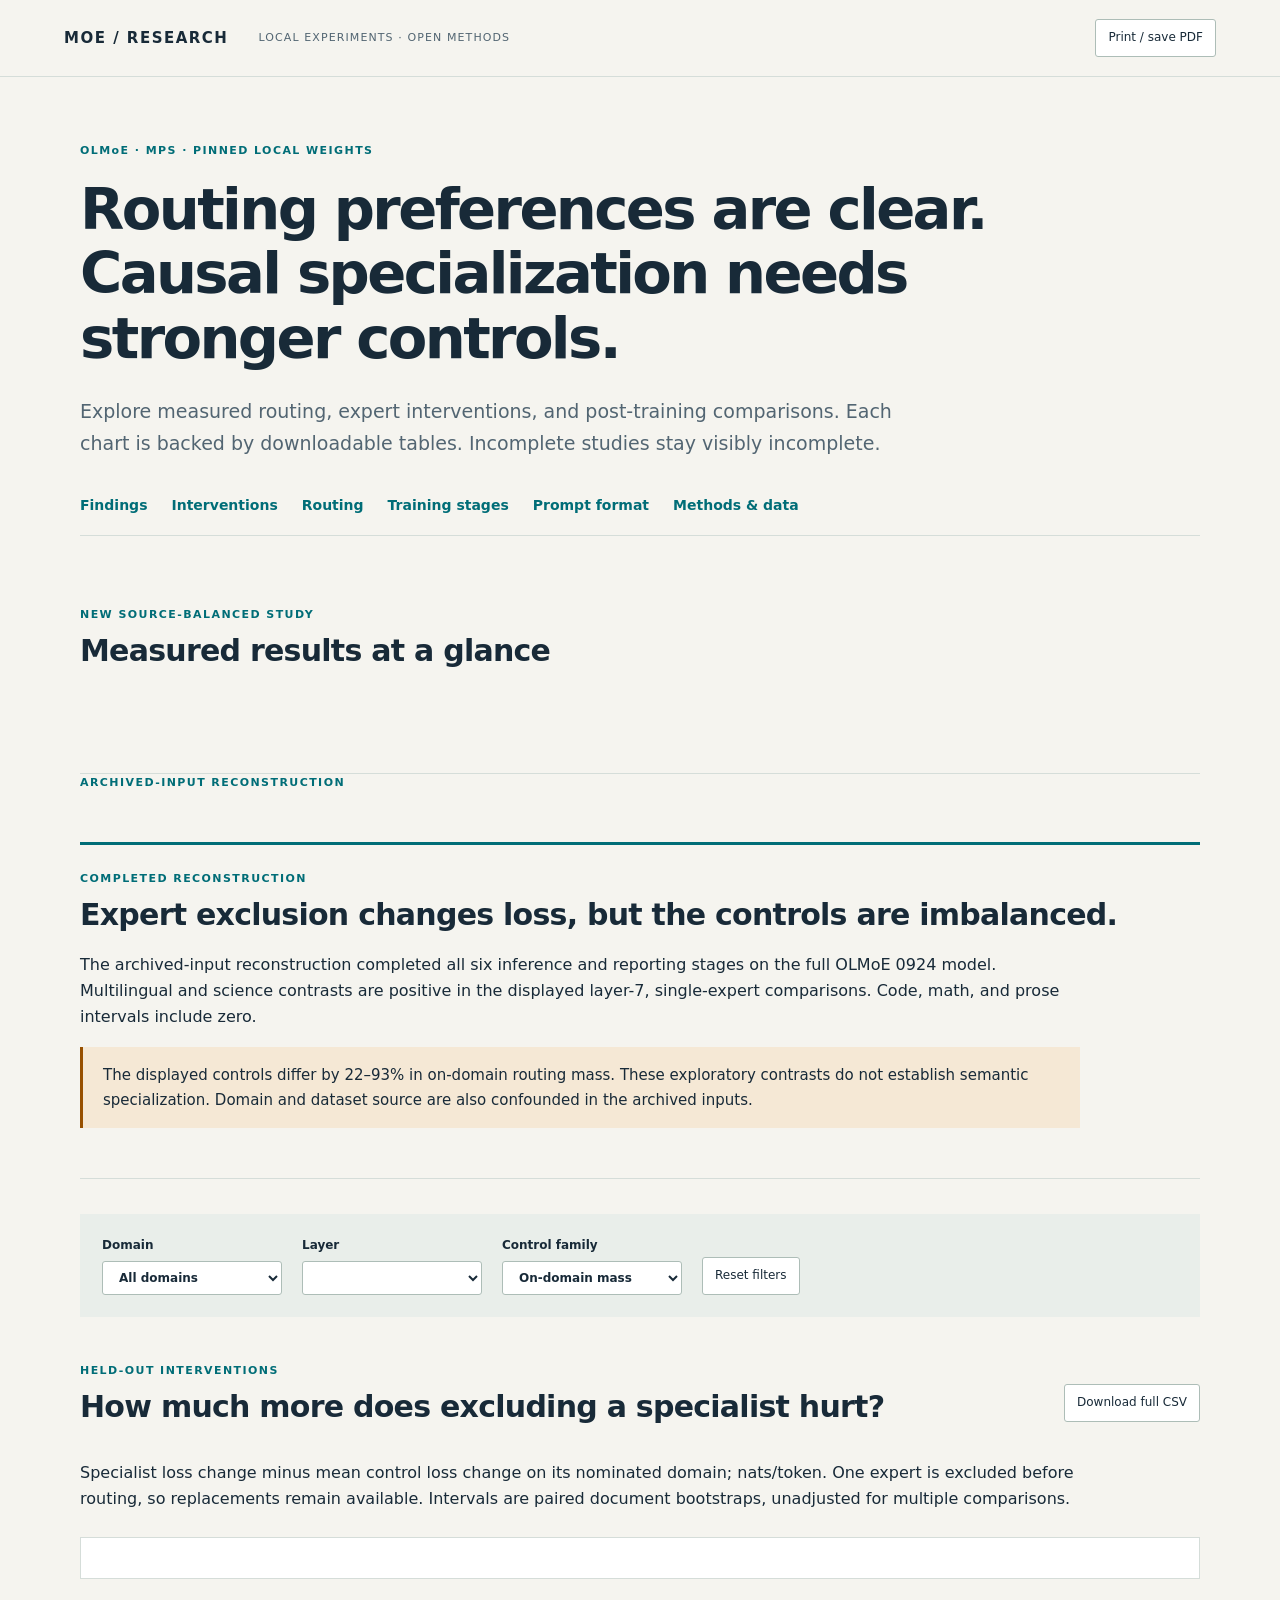
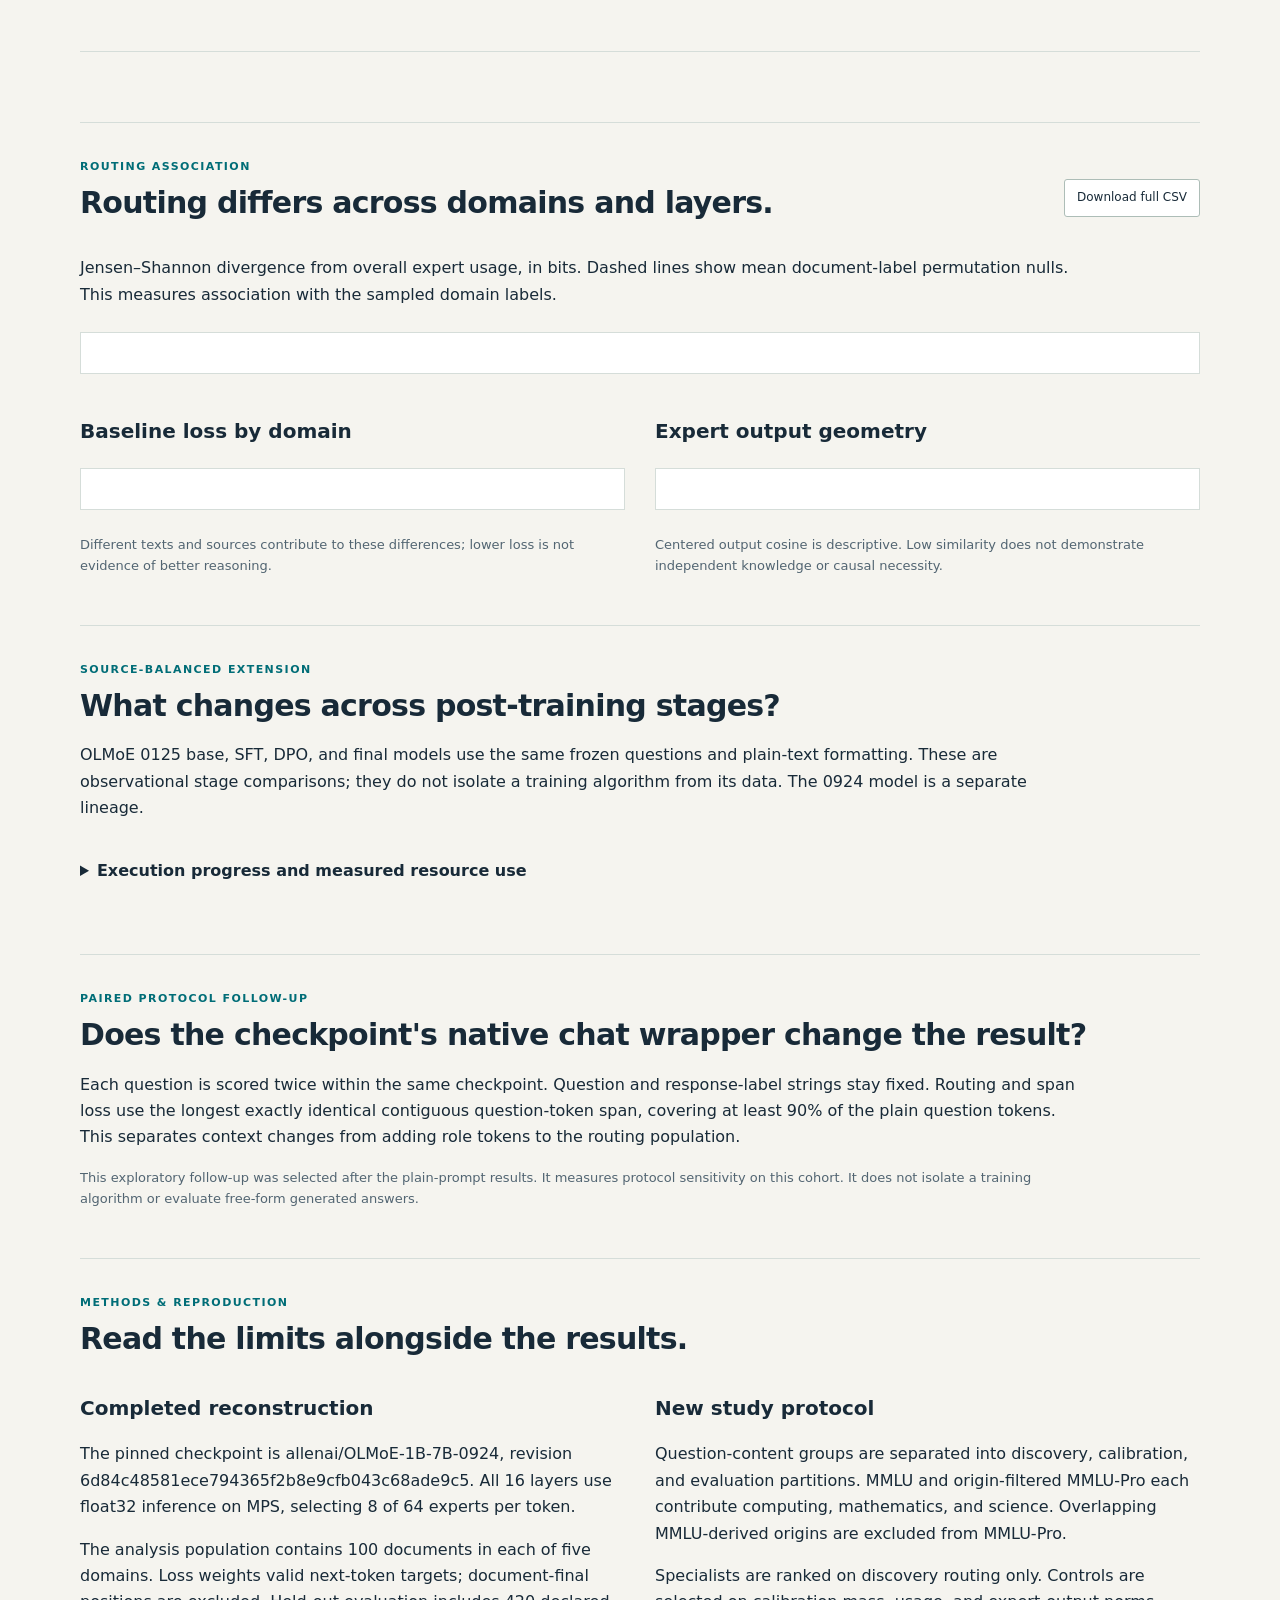
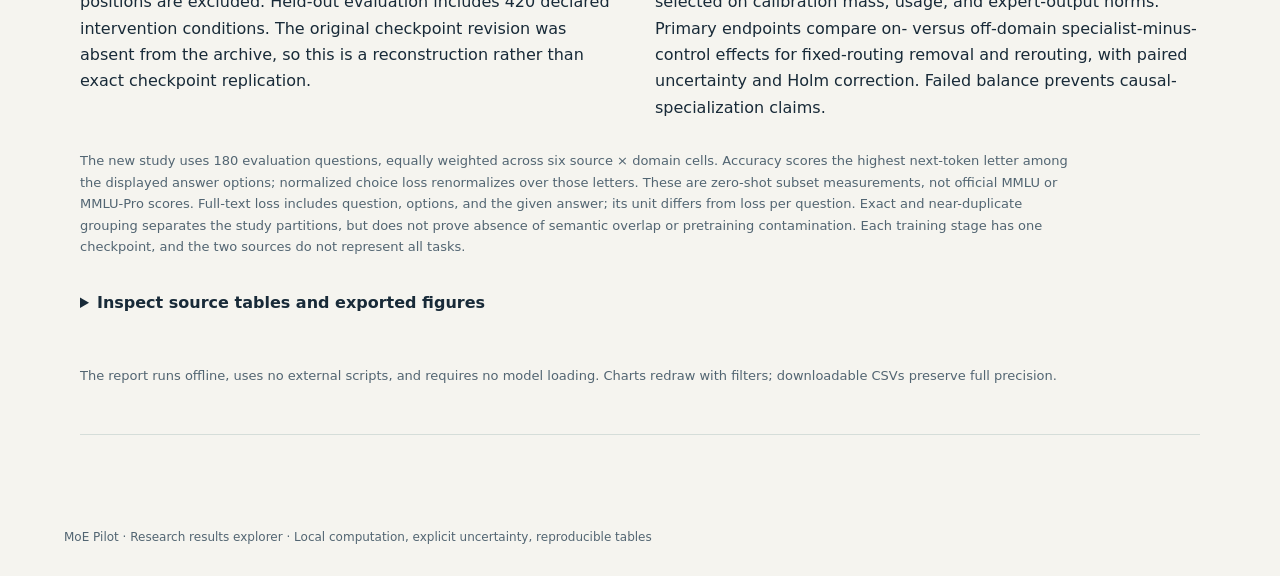
<file: src/moe_pilot/report_assets/index.html>
<!doctype html>
<html lang="en">
  <head>
    <meta charset="utf-8" />
    <meta name="viewport" content="width=device-width,initial-scale=1" />
    <title>Local MoE Research — Results explorer</title>
    <link rel="stylesheet" href="report.css" />
  </head>
  <body>
    <header>
      <a href="#" class="brand">MOE / RESEARCH</a
      ><span>LOCAL EXPERIMENTS · OPEN METHODS</span
      ><button id="print">Print / save PDF</button>
    </header>
    <main>
      <div class="eyebrow">OLMoE · MPS · PINNED LOCAL WEIGHTS</div>
      <h1>
        Routing preferences are clear.<br />Causal specialization needs stronger
        controls.
      </h1>
      <p class="lede">
        Explore measured routing, expert interventions, and post-training
        comparisons. Each chart is backed by downloadable tables. Incomplete
        studies stay visibly incomplete.
      </p>
      <nav aria-label="Report sections">
        <a href="#findings">Findings</a
        ><a href="#interventions">Interventions</a><a href="#routing">Routing</a
        ><a href="#models">Training stages</a
        ><a href="#formats">Prompt format</a
        ><a href="#methods">Methods & data</a>
      </nav>
      <section id="latest">
        <div class="eyebrow">NEW SOURCE-BALANCED STUDY</div>
        <h2>Measured results at a glance</h2>
        <div class="metrics" id="study-metrics"></div>
        <div id="study-overview"></div>
      </section>
      <div class="eyebrow">ARCHIVED-INPUT RECONSTRUCTION</div>
      <section class="metrics" id="metrics"></section>
      <section id="findings" class="summary">
        <div class="eyebrow">COMPLETED RECONSTRUCTION</div>
        <h2>Expert exclusion changes loss, but the controls are imbalanced.</h2>
        <p>
          The archived-input reconstruction completed all six inference and
          reporting stages on the full OLMoE 0924 model. Multilingual and
          science contrasts are positive in the displayed layer-7, single-expert
          comparisons. Code, math, and prose intervals include zero.
        </p>
        <p class="caution">
          The displayed controls differ by 22–93% in on-domain routing mass.
          These exploratory contrasts do not establish semantic specialization.
          Domain and dataset source are also confounded in the archived inputs.
        </p>
      </section>
      <div class="filters">
        <label
          >Domain<select id="domain">
            <option value="all">All domains</option>
          </select></label
        ><label>Layer<select id="layer"></select></label
        ><label
          >Control family<select id="family">
            <option value="on-domain-control">On-domain mass</option>
            <option value="global-control">Global mass</option>
          </select></label
        ><button id="reset">Reset filters</button>
      </div>
      <section id="interventions">
        <div class="section-head">
          <div>
            <div class="eyebrow">HELD-OUT INTERVENTIONS</div>
            <h2>How much more does excluding a specialist hurt?</h2>
          </div>
          <button data-download="ablations">Download full CSV</button>
        </div>
        <p>
          Specialist loss change minus mean control loss change on its nominated
          domain; nats/token. One expert is excluded before routing, so
          replacements remain available. Intervals are paired document
          bootstraps, unadjusted for multiple comparisons.
        </p>
        <div
          id="effect-chart"
          class="chart"
          role="img"
          aria-label="Specialist-minus-control effects and confidence intervals"
        ></div>
        <div id="balance" class="table-wrap"></div>
        <p id="effect-note" class="note"></p>
      </section>
      <section id="interaction-results"></section>
      <section id="routing">
        <div class="section-head">
          <div>
            <div class="eyebrow">ROUTING ASSOCIATION</div>
            <h2>Routing differs across domains and layers.</h2>
          </div>
          <button data-download="routing">Download full CSV</button>
        </div>
        <p>
          Jensen–Shannon divergence from overall expert usage, in bits. Dashed
          lines show mean document-label permutation nulls. This measures
          association with the sampled domain labels.
        </p>
        <div
          id="routing-chart"
          class="chart"
          role="img"
          aria-label="Routing divergence across model layers"
        ></div>
        <div class="two-col">
          <article>
            <h3>Baseline loss by domain</h3>
            <div
              id="baseline-chart"
              class="chart small"
              role="img"
              aria-label="Mean next-token loss by domain"
            ></div>
            <p class="note">
              Different texts and sources contribute to these differences; lower
              loss is not evidence of better reasoning.
            </p>
          </article>
          <article>
            <h3>Expert output geometry</h3>
            <div
              id="geometry-chart"
              class="chart small"
              role="img"
              aria-label="Centered expert output similarity by layer"
            ></div>
            <p class="note">
              Centered output cosine is descriptive. Low similarity does not
              demonstrate independent knowledge or causal necessity.
            </p>
          </article>
        </div>
      </section>
      <section id="models">
        <div class="eyebrow">SOURCE-BALANCED EXTENSION</div>
        <h2>What changes across post-training stages?</h2>
        <p>
          OLMoE 0125 base, SFT, DPO, and final models use the same frozen
          questions and plain-text formatting. These are observational stage
          comparisons; they do not isolate a training algorithm from its data.
          The 0924 model is a separate lineage.
        </p>
        <div id="model-results"></div>
        <div id="internal-results"></div>
        <div id="new-effects"></div>
        <details>
          <summary>Execution progress and measured resource use</summary>
          <div id="progress" class="table-wrap"></div>
          <p class="note">
            One accelerator job at a time; streaming weights; 5 GiB job budget;
            8 GiB available-memory reserve for current research. Refused or
            incomplete batches are not counted as scientific results.
          </p>
          <p class="note">
            Peak RSS measures this process and is not the entire system or
            accelerator footprint. The accelerator allocator is bounded
            separately, and OS pressure stops inference. Batch durations are
            operational records, not controlled speedup measurements.
          </p>
        </details>
      </section>
      <section id="formats">
        <div class="eyebrow">PAIRED PROTOCOL FOLLOW-UP</div>
        <h2>Does the checkpoint's native chat wrapper change the result?</h2>
        <p>
          Each question is scored twice within the same checkpoint. Question and
          response-label strings stay fixed. Routing and span loss use the
          longest exactly identical contiguous question-token span, covering at
          least 90% of the plain question tokens. This separates context changes
          from adding role tokens to the routing population.
        </p>
        <div id="format-results"></div>
        <p class="note">
          This exploratory follow-up was selected after the plain-prompt
          results. It measures protocol sensitivity on this cohort. It does not
          isolate a training algorithm or evaluate free-form generated answers.
        </p>
      </section>
      <section id="methods">
        <div class="eyebrow">METHODS & REPRODUCTION</div>
        <h2>Read the limits alongside the results.</h2>
        <div class="two-col">
          <article>
            <h3>Completed reconstruction</h3>
            <p>
              The pinned checkpoint is allenai/OLMoE-1B-7B-0924, revision
              6d84c48581ece794365f2b8e9cfb043c68ade9c5. All 16 layers use
              float32 inference on MPS, selecting 8 of 64 experts per token.
            </p>
            <p>
              The analysis population contains 100 documents in each of five
              domains. Loss weights valid next-token targets; document-final
              positions are excluded. Held-out evaluation includes 420 declared
              intervention conditions. The original checkpoint revision was
              absent from the archive, so this is a reconstruction rather than
              exact checkpoint replication.
            </p>
          </article>
          <article>
            <h3>New study protocol</h3>
            <p>
              Question-content groups are separated into discovery, calibration,
              and evaluation partitions. MMLU and origin-filtered MMLU-Pro each
              contribute computing, mathematics, and science. Overlapping
              MMLU-derived origins are excluded from MMLU-Pro.
            </p>
            <p>
              Specialists are ranked on discovery routing only. Controls are
              selected on calibration mass, usage, and expert-output norms.
              Primary endpoints compare on- versus off-domain
              specialist-minus-control effects for fixed-routing removal and
              rerouting, with paired uncertainty and Holm correction. Failed
              balance prevents causal-specialization claims.
            </p>
          </article>
        </div>
        <p class="note">
          The new study uses 180 evaluation questions, equally weighted across
          six source × domain cells. Accuracy scores the highest next-token
          letter among the displayed answer options; normalized choice loss
          renormalizes over those letters. These are zero-shot subset
          measurements, not official MMLU or MMLU-Pro scores. Full-text loss
          includes question, options, and the given answer; its unit differs
          from loss per question. Exact and near-duplicate grouping separates
          the study partitions, but does not prove absence of semantic overlap
          or pretraining contamination. Each training stage has one checkpoint,
          and the two sources do not represent all tasks.
        </p>
        <div id="figure-downloads"></div>
        <details>
          <summary>Inspect source tables and exported figures</summary>
          <ul>
            <li>
              <a href="data/reconstruction/tables/baseline_by_domain.csv"
                >Baseline measurements</a
              >
            </li>
            <li>
              <a
                href="data/reconstruction/tables/ablations/ablation_summary.csv"
                >All ablation contrasts and intervals</a
              >
            </li>
            <li>
              <a href="data/reconstruction/tables/layer_domain_metrics.csv"
                >All domain/layer routing measurements</a
              >
            </li>
            <li>
              <a
                href="data/reconstruction/tables/subtopics/layer_within_vs_between_jsd.csv"
                >Subtopic routing measurements</a
              >
            </li>
            <li>
              <a href="data/reconstruction/figures/ablations/delta_loss.png"
                >Complete intervention figure (PNG)</a
              >
            </li>
            <li>
              <a href="data/reconstruction/evidence.json"
                >Machine-readable reproducibility metadata</a
              >
            </li>
          </ul>
        </details>
        <p class="note">
          The report runs offline, uses no external scripts, and requires no
          model loading. Charts redraw with filters; downloadable CSVs preserve
          full precision.
        </p>
      </section>
    </main>
    <footer>
      MoE Pilot · Research results explorer · Local computation, explicit
      uncertainty, reproducible tables
    </footer>
    <script id="research-data" type="application/json">
      __RESEARCH_DATA__
    </script>
    <script src="report.js"></script>
  </body>
</html>
</file>
<file: src/moe_pilot/report_assets/report.css>
:root {
  --ink: #182a38;
  --muted: #526572;
  --paper: #f5f4ef;
  --line: #d5ddd9;
  --teal: #006d77;
  --amber: #975000;
  --white: #fff;
  --blue: #345ca0;
}
* {
  box-sizing: border-box;
}
html {
  scroll-behavior: smooth;
  scroll-padding-top: 90px;
}
body {
  margin: 0;
  background: var(--paper);
  color: var(--ink);
  font:
    16px/1.65 system-ui,
    -apple-system,
    sans-serif;
}
header {
  display: flex;
  align-items: center;
  gap: 30px;
  padding: 19px 5vw;
  border-bottom: 1px solid var(--line);
  background: var(--paper);
  position: sticky;
  top: 0;
  z-index: 3;
}
header span {
  font-size: 11px;
  letter-spacing: 0.1em;
  color: var(--muted);
  flex: 1;
}
.brand {
  font-size: 15px;
  font-weight: 800;
  letter-spacing: 0.1em;
  text-decoration: none;
  color: var(--ink);
}
main {
  max-width: 1180px;
  margin: auto;
  padding: 65px 30px;
}
h1 {
  font-size: clamp(34px, 4.5vw, 58px);
  line-height: 1.12;
  letter-spacing: -0.045em;
  max-width: 1000px;
  margin: 18px 0 25px;
}
h2 {
  font-size: 30px;
  line-height: 1.25;
  letter-spacing: -0.025em;
  margin: 8px 0 18px;
}
h3 {
  font-size: 20px;
  line-height: 1.3;
}
p {
  max-width: 1000px;
}
.lede {
  max-width: 820px;
  color: var(--muted);
  font-size: 19px;
}
.eyebrow {
  font-size: 11px;
  font-weight: 750;
  letter-spacing: 0.13em;
  color: var(--teal);
}
nav {
  display: flex;
  gap: 24px;
  flex-wrap: wrap;
  margin: 35px 0;
  border-bottom: 1px solid var(--line);
  padding-bottom: 18px;
}
a {
  color: var(--teal);
}
nav a {
  text-decoration: none;
  font-size: 14px;
  font-weight: 650;
}
.metrics {
  display: grid;
  grid-template-columns: repeat(4, 1fr);
  padding: 15px 0 35px;
  gap: 24px;
}
.metric strong {
  display: block;
  font-size: 32px;
  letter-spacing: -0.03em;
}
.metric span {
  font-size: 13px;
  color: var(--muted);
}
section {
  padding: 35px 0;
  border-bottom: 1px solid var(--line);
}
section.metrics {
  border: 0;
}
.summary {
  border-top: 3px solid var(--teal);
  padding-top: 25px;
}
.caution {
  padding: 16px 20px;
  background: #f5e8d5;
  border-left: 3px solid var(--amber);
  font-size: 15px;
}
.filters {
  display: flex;
  gap: 20px;
  align-items: end;
  flex-wrap: wrap;
  background: #e9eeea;
  padding: 22px;
  margin: 35px 0 10px;
}
.filters label {
  display: flex;
  flex-direction: column;
  gap: 5px;
  font-size: 12px;
  font-weight: 650;
}
.filters select {
  min-width: 180px;
}
select,
button {
  font: inherit;
  background: var(--white);
  border: 1px solid #adbdb7;
  color: var(--ink);
  border-radius: 3px;
  padding: 8px 12px;
}
button {
  font-size: 12px;
  cursor: pointer;
}
button:hover {
  border-color: var(--teal);
  background: #e1f2ef;
}
button:focus-visible,
a:focus-visible,
select:focus-visible,
summary:focus-visible {
  outline: 3px solid var(--teal);
  outline-offset: 3px;
}
.section-head {
  display: flex;
  justify-content: space-between;
  gap: 25px;
  align-items: center;
}
.chart {
  background: var(--white);
  padding: 20px;
  margin: 24px 0;
  border: 1px solid var(--line);
  overflow: auto;
}
.chart svg {
  width: 100%;
  height: auto;
  display: block;
  min-width: 800px;
  font-size: 16px;
}
.chart.small svg {
  min-width: 600px;
  font-size: 22px;
}
.note {
  font-size: 13px;
  color: var(--muted);
}
.two-col {
  display: grid;
  grid-template-columns: 1fr 1fr;
  gap: 30px;
}
.table-wrap {
  overflow: auto;
}
table {
  border-collapse: collapse;
  width: 100%;
  font-size: 13px;
  background: var(--white);
}
th,
td {
  padding: 10px 12px;
  text-align: left;
  border-bottom: 1px solid var(--line);
  white-space: nowrap;
}
th {
  color: var(--muted);
  font-size: 11px;
  text-transform: uppercase;
  letter-spacing: 0.035em;
}
td.num {
  text-align: right;
  font-variant-numeric: tabular-nums;
}
.status {
  padding: 3px 7px;
  background: #edf2f0;
  font-size: 12px;
}
.pending {
  padding: 25px;
  background: #e9eeea;
  color: var(--muted);
}
details {
  padding: 20px 0;
}
summary {
  cursor: pointer;
  font-weight: 650;
  margin-bottom: 15px;
}
footer {
  padding: 28px 5vw;
  font-size: 12px;
  color: var(--muted);
}
@media (max-width: 700px) {
  main {
    padding: 32px 18px;
  }
  header {
    gap: 12px;
    padding: 14px 18px;
  }
  header span {
    display: none;
  }
  header button {
    margin-left: auto;
  }
  h1 br {
    display: none;
  }
  .metrics {
    grid-template-columns: repeat(2, 1fr);
    gap: 18px;
  }
  .two-col {
    grid-template-columns: 1fr;
    gap: 8px;
  }
  .section-head {
    display: block;
  }
  .section-head button {
    margin-bottom: 10px;
  }
  .filters {
    gap: 12px;
    padding: 15px;
  }
  .filters select {
    min-width: 145px;
  }
  h2 {
    font-size: 25px;
  }
  .chart {
    padding: 10px;
  }
  nav {
    gap: 14px;
  }
}
@media print {
  header,
  nav,
  .filters,
  button {
    display: none;
  }
  main {
    padding: 0;
    max-width: none;
  }
  body {
    background: white;
    font-size: 11pt;
  }
  .chart,
  article {
    break-inside: avoid;
  }
  .chart svg {
    min-width: 0;
  }
  .chart.small svg {
    min-width: 0;
  }
  .two-col {
    grid-template-columns: 1fr;
  }
  details {
    display: block;
  }
  section {
    padding: 20px 0;
  }
  h1 {
    font-size: 28pt;
  }
  h2 {
    font-size: 20pt;
  }
}
</file>
